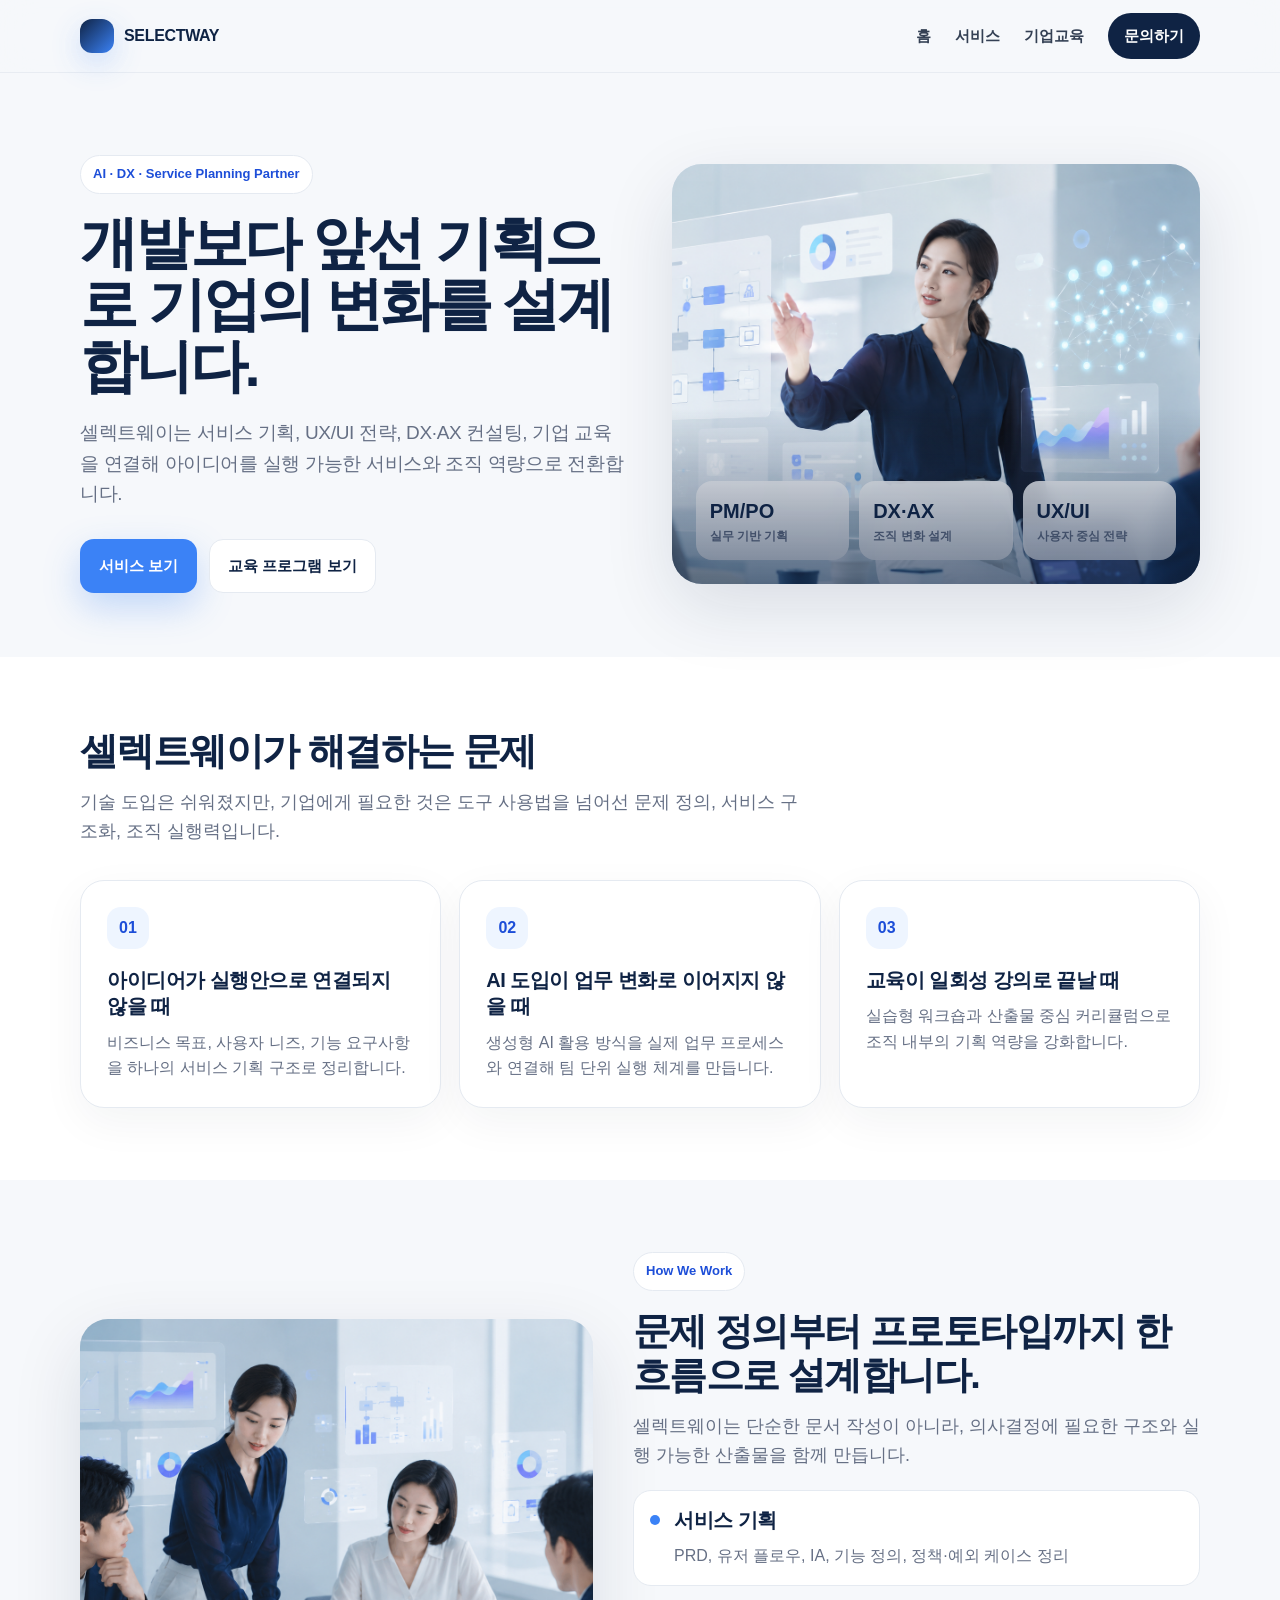
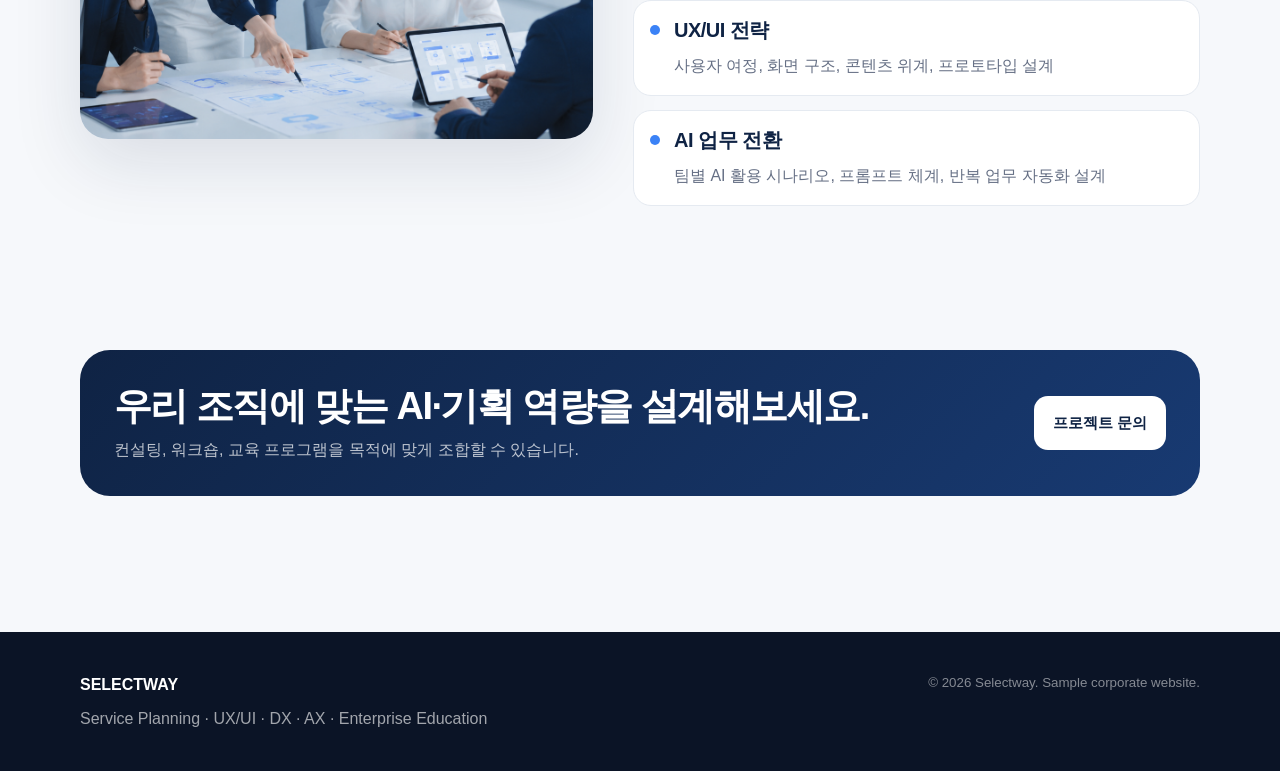
<file: index.html>
<!doctype html>
<html lang="ko">
<head>
  <meta charset="utf-8" />
  <meta name="viewport" content="width=device-width, initial-scale=1" />
  <title>셀렉트웨이 | AI 시대의 서비스 기획 파트너</title>
  <meta name="description" content="셀렉트웨이는 서비스 기획, UX/UI, DX, AX, 기업교육을 연결해 기업의 실행 가능한 변화를 설계합니다." />
  <link rel="stylesheet" href="./assets/css/style.css" />
</head>
<body>
  <header class="site-header">
    <div class="container nav">
      <a class="logo" href="./index.html"><span class="logo-mark"></span><span>SELECTWAY</span></a>
      <nav class="nav-links" aria-label="주요 메뉴">
        <a href="./index.html">홈</a>
        <a href="./services.html">서비스</a>
        <a href="./education.html">기업교육</a>
        <a class="nav-cta" href="mailto:loreen@selectway.co.kr">문의하기</a>
      </nav>
    </div>
  </header>

  <main>
    <section class="hero">
      <div class="container hero-grid">
        <div>
          <span class="eyebrow">AI · DX · Service Planning Partner</span>
          <h1>개발보다 앞선 기획으로 기업의 변화를 설계합니다.</h1>
          <p class="lead">셀렉트웨이는 서비스 기획, UX/UI 전략, DX·AX 컨설팅, 기업 교육을 연결해 아이디어를 실행 가능한 서비스와 조직 역량으로 전환합니다.</p>
          <div class="hero-actions">
            <a class="button primary" href="./services.html">서비스 보기</a>
            <a class="button secondary" href="./education.html">교육 프로그램 보기</a>
          </div>
        </div>
        <div class="hero-card">
          <img src="./assets/images/hero-ai-consulting.png" alt="AI 기반 서비스 기획과 전략 컨설팅 장면" />
          <div class="hero-stat">
            <div class="stat"><strong>PM/PO</strong><span>실무 기반 기획</span></div>
            <div class="stat"><strong>DX·AX</strong><span>조직 변화 설계</span></div>
            <div class="stat"><strong>UX/UI</strong><span>사용자 중심 전략</span></div>
          </div>
        </div>
      </div>
    </section>

    <section class="section soft">
      <div class="container">
        <div class="section-head">
          <h2>셀렉트웨이가 해결하는 문제</h2>
          <p class="body-lg">기술 도입은 쉬워졌지만, 기업에게 필요한 것은 도구 사용법을 넘어선 문제 정의, 서비스 구조화, 조직 실행력입니다.</p>
        </div>
        <div class="cards">
          <article class="card"><div class="num">01</div><h3>아이디어가 실행안으로 연결되지 않을 때</h3><p>비즈니스 목표, 사용자 니즈, 기능 요구사항을 하나의 서비스 기획 구조로 정리합니다.</p></article>
          <article class="card"><div class="num">02</div><h3>AI 도입이 업무 변화로 이어지지 않을 때</h3><p>생성형 AI 활용 방식을 실제 업무 프로세스와 연결해 팀 단위 실행 체계를 만듭니다.</p></article>
          <article class="card"><div class="num">03</div><h3>교육이 일회성 강의로 끝날 때</h3><p>실습형 워크숍과 산출물 중심 커리큘럼으로 조직 내부의 기획 역량을 강화합니다.</p></article>
        </div>
      </div>
    </section>

    <section class="section">
      <div class="container split">
        <div class="media"><img src="./assets/images/service-planning.png" alt="서비스 기획 워크숍에서 화면 설계와 데이터를 검토하는 팀" /></div>
        <div>
          <span class="eyebrow">How We Work</span>
          <h2>문제 정의부터 프로토타입까지 한 흐름으로 설계합니다.</h2>
          <p class="body-lg">셀렉트웨이는 단순한 문서 작성이 아니라, 의사결정에 필요한 구조와 실행 가능한 산출물을 함께 만듭니다.</p>
          <div class="list">
            <div class="list-item"><span class="dot"></span><div><h3>서비스 기획</h3><p>PRD, 유저 플로우, IA, 기능 정의, 정책·예외 케이스 정리</p></div></div>
            <div class="list-item"><span class="dot"></span><div><h3>UX/UI 전략</h3><p>사용자 여정, 화면 구조, 콘텐츠 위계, 프로토타입 설계</p></div></div>
            <div class="list-item"><span class="dot"></span><div><h3>AI 업무 전환</h3><p>팀별 AI 활용 시나리오, 프롬프트 체계, 반복 업무 자동화 설계</p></div></div>
          </div>
        </div>
      </div>
    </section>

    <section class="section">
      <div class="container band">
        <div><h2>우리 조직에 맞는 AI·기획 역량을 설계해보세요.</h2><p>컨설팅, 워크숍, 교육 프로그램을 목적에 맞게 조합할 수 있습니다.</p></div>
        <a class="button" href="mailto:loreen@selectway.co.kr">프로젝트 문의</a>
      </div>
    </section>
  </main>

  <footer class="footer">
    <div class="container footer-grid">
      <div><strong>SELECTWAY</strong><p>Service Planning · UX/UI · DX · AX · Enterprise Education</p></div>
      <small>© 2026 Selectway. Sample corporate website.</small>
    </div>
  </footer>
</body>
</html>
</file>
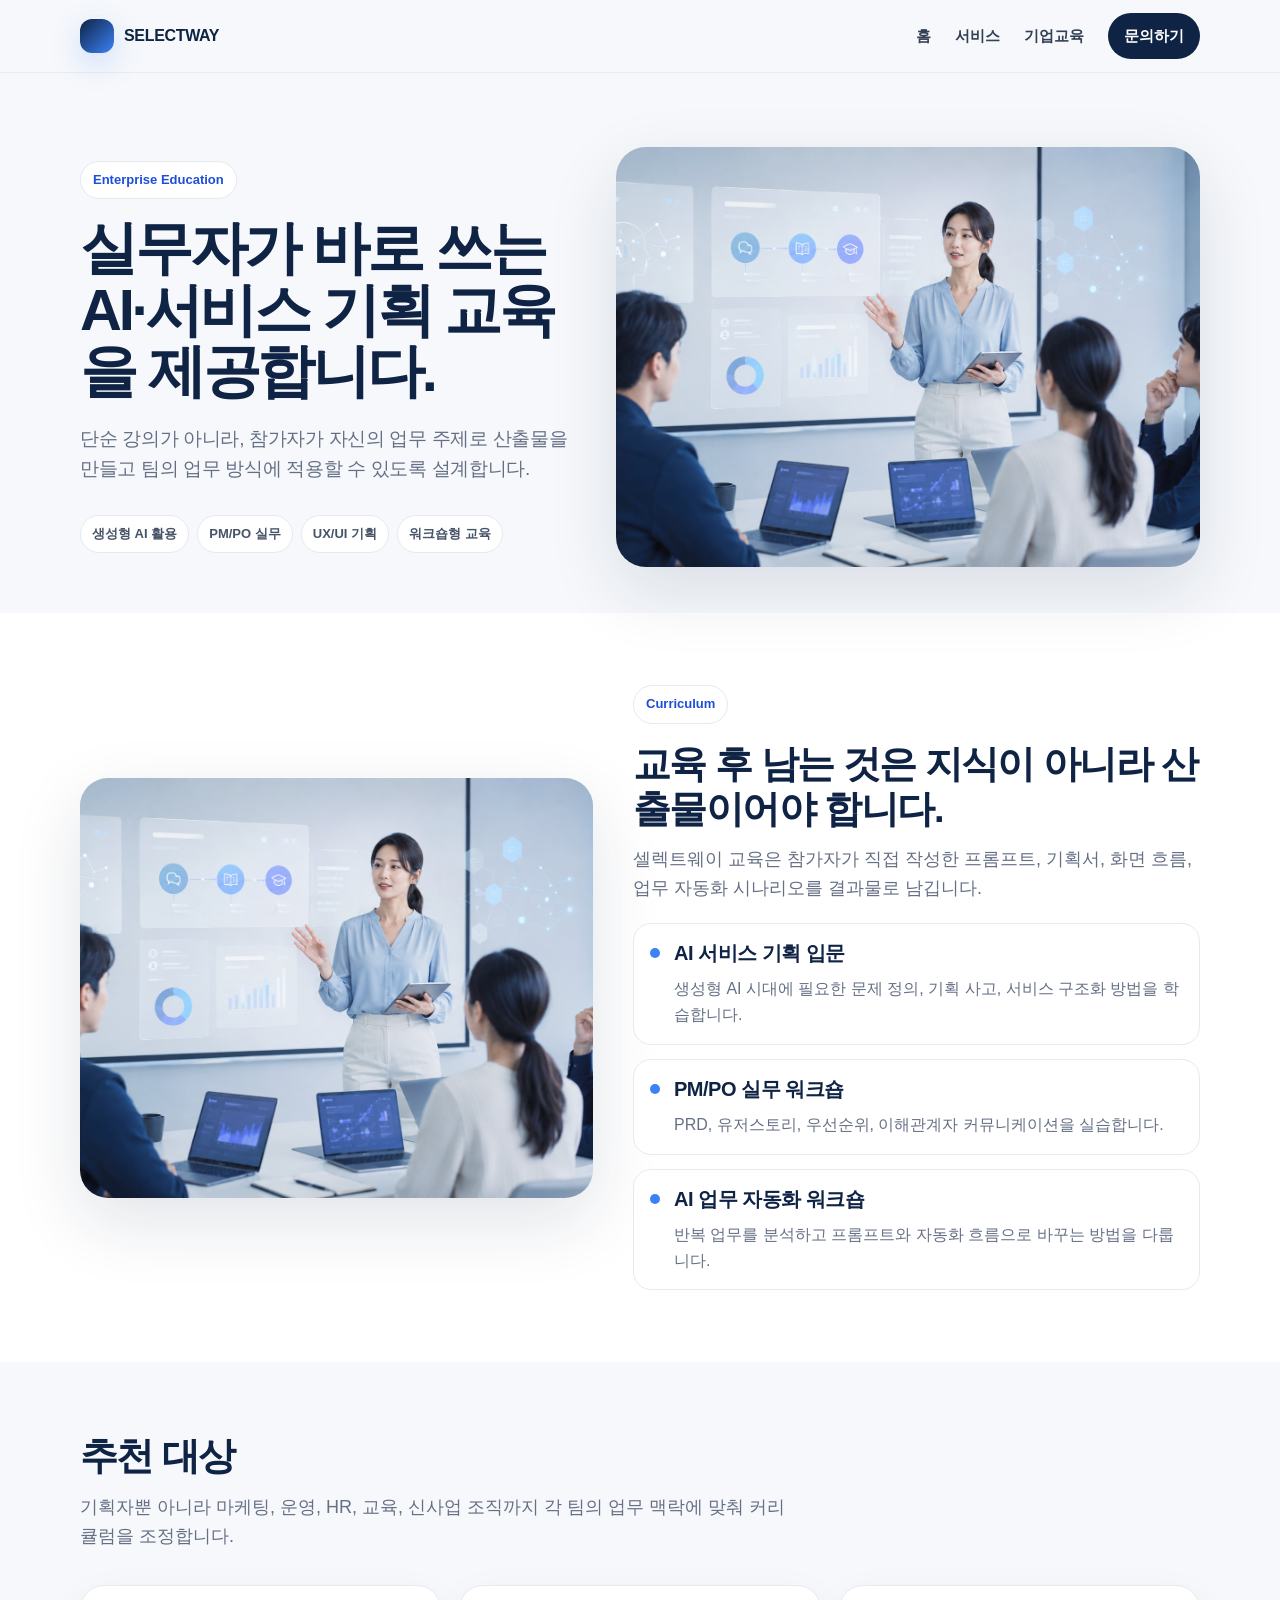
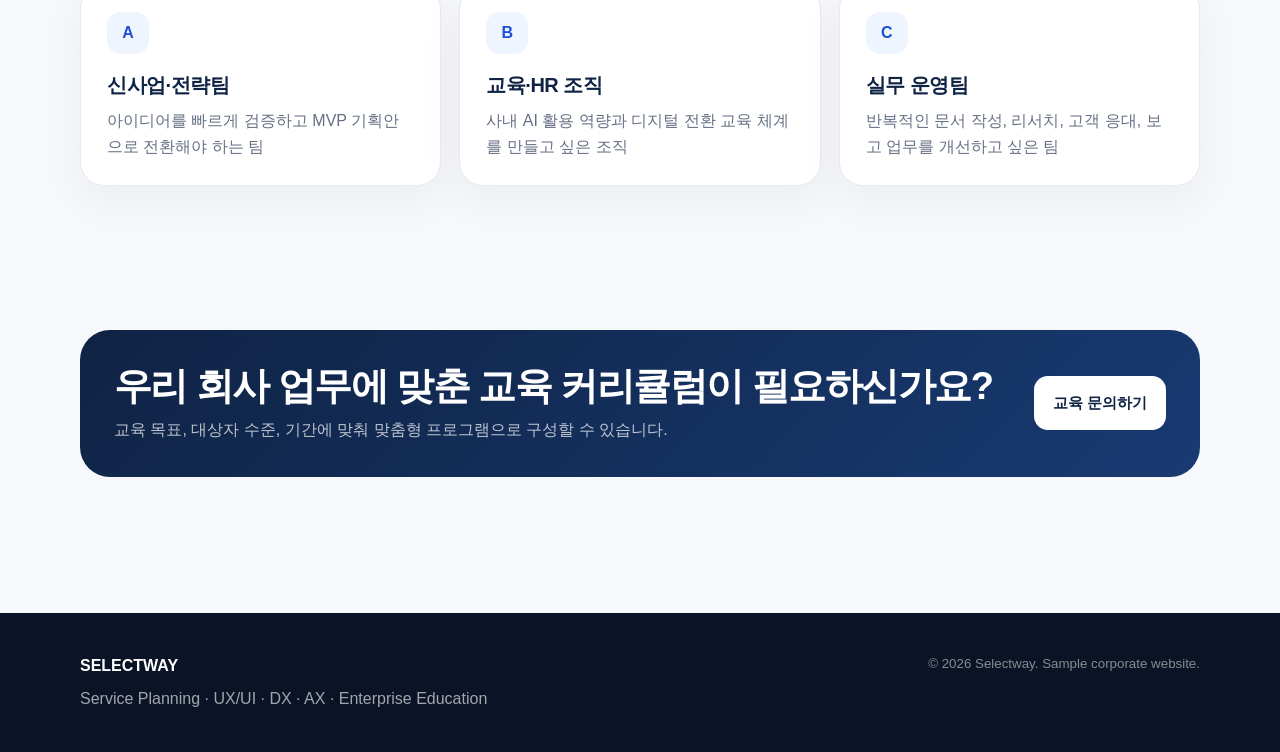
<file: education.html>
<!doctype html>
<html lang="ko">
<head>
  <meta charset="utf-8" />
  <meta name="viewport" content="width=device-width, initial-scale=1" />
  <title>기업교육 | 셀렉트웨이</title>
  <meta name="description" content="셀렉트웨이의 생성형 AI, 서비스 기획, PM/PO, UX/UI 기업교육 프로그램을 소개합니다." />
  <link rel="stylesheet" href="./assets/css/style.css" />
</head>
<body>
  <header class="site-header">
    <div class="container nav">
      <a class="logo" href="./index.html"><span class="logo-mark"></span><span>SELECTWAY</span></a>
      <nav class="nav-links" aria-label="주요 메뉴">
        <a href="./index.html">홈</a><a href="./services.html">서비스</a><a href="./education.html">기업교육</a><a class="nav-cta" href="mailto:loreen@selectway.co.kr">문의하기</a>
      </nav>
    </div>
  </header>

  <main>
    <section class="page-hero">
      <div class="container page-hero-grid">
        <div>
          <span class="eyebrow">Enterprise Education</span>
          <h1>실무자가 바로 쓰는 AI·서비스 기획 교육을 제공합니다.</h1>
          <p class="lead">단순 강의가 아니라, 참가자가 자신의 업무 주제로 산출물을 만들고 팀의 업무 방식에 적용할 수 있도록 설계합니다.</p>
          <div class="pill-row"><span class="pill">생성형 AI 활용</span><span class="pill">PM/PO 실무</span><span class="pill">UX/UI 기획</span><span class="pill">워크숍형 교육</span></div>
        </div>
        <img src="./assets/images/enterprise-education.png" alt="기업 교육에서 AI와 기획 역량을 설명하는 강사" />
      </div>
    </section>

    <section class="section soft">
      <div class="container split">
        <div class="media"><img src="./assets/images/enterprise-education.png" alt="AI 교육과 기업 워크숍 장면" /></div>
        <div>
          <span class="eyebrow">Curriculum</span>
          <h2>교육 후 남는 것은 지식이 아니라 산출물이어야 합니다.</h2>
          <p class="body-lg">셀렉트웨이 교육은 참가자가 직접 작성한 프롬프트, 기획서, 화면 흐름, 업무 자동화 시나리오를 결과물로 남깁니다.</p>
          <div class="list">
            <div class="list-item"><span class="dot"></span><div><h3>AI 서비스 기획 입문</h3><p>생성형 AI 시대에 필요한 문제 정의, 기획 사고, 서비스 구조화 방법을 학습합니다.</p></div></div>
            <div class="list-item"><span class="dot"></span><div><h3>PM/PO 실무 워크숍</h3><p>PRD, 유저스토리, 우선순위, 이해관계자 커뮤니케이션을 실습합니다.</p></div></div>
            <div class="list-item"><span class="dot"></span><div><h3>AI 업무 자동화 워크숍</h3><p>반복 업무를 분석하고 프롬프트와 자동화 흐름으로 바꾸는 방법을 다룹니다.</p></div></div>
          </div>
        </div>
      </div>
    </section>

    <section class="section">
      <div class="container">
        <div class="section-head"><h2>추천 대상</h2><p class="body-lg">기획자뿐 아니라 마케팅, 운영, HR, 교육, 신사업 조직까지 각 팀의 업무 맥락에 맞춰 커리큘럼을 조정합니다.</p></div>
        <div class="cards">
          <article class="card"><div class="num">A</div><h3>신사업·전략팀</h3><p>아이디어를 빠르게 검증하고 MVP 기획안으로 전환해야 하는 팀</p></article>
          <article class="card"><div class="num">B</div><h3>교육·HR 조직</h3><p>사내 AI 활용 역량과 디지털 전환 교육 체계를 만들고 싶은 조직</p></article>
          <article class="card"><div class="num">C</div><h3>실무 운영팀</h3><p>반복적인 문서 작성, 리서치, 고객 응대, 보고 업무를 개선하고 싶은 팀</p></article>
        </div>
      </div>
    </section>

    <section class="section">
      <div class="container band">
        <div><h2>우리 회사 업무에 맞춘 교육 커리큘럼이 필요하신가요?</h2><p>교육 목표, 대상자 수준, 기간에 맞춰 맞춤형 프로그램으로 구성할 수 있습니다.</p></div>
        <a class="button" href="mailto:loreen@selectway.co.kr">교육 문의하기</a>
      </div>
    </section>
  </main>

  <footer class="footer"><div class="container footer-grid"><div><strong>SELECTWAY</strong><p>Service Planning · UX/UI · DX · AX · Enterprise Education</p></div><small>© 2026 Selectway. Sample corporate website.</small></div></footer>
</body>
</html>
</file>
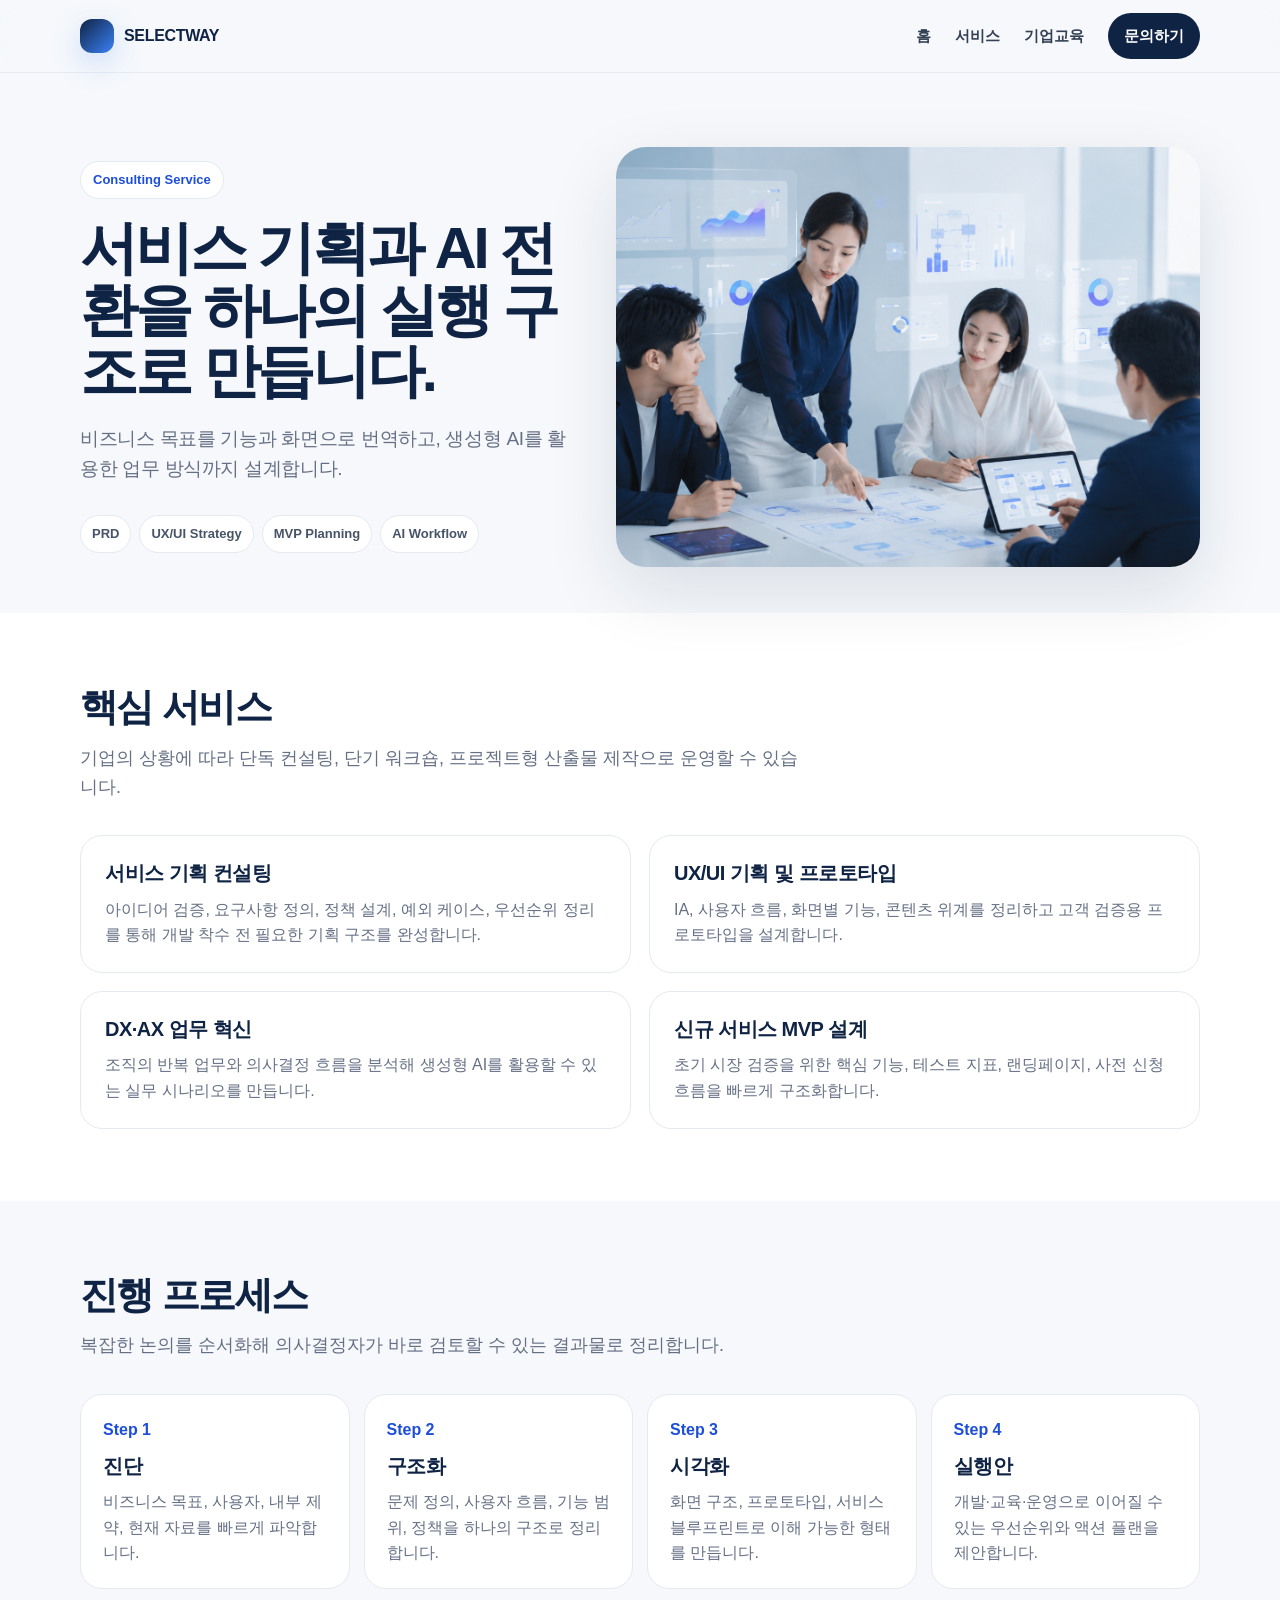
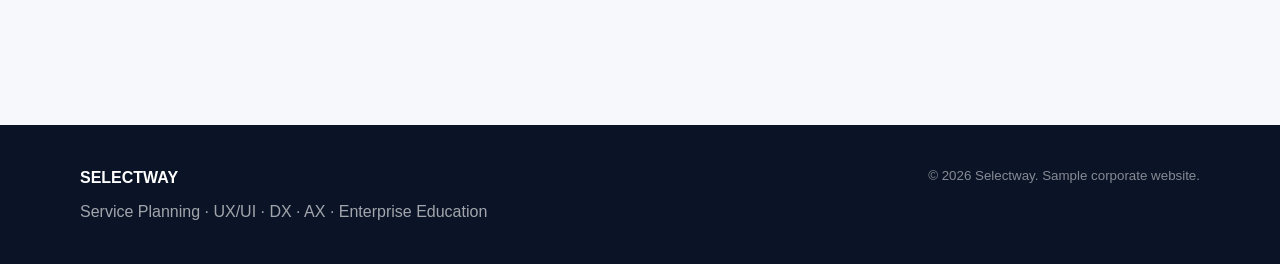
<file: services.html>
<!doctype html>
<html lang="ko">
<head>
  <meta charset="utf-8" />
  <meta name="viewport" content="width=device-width, initial-scale=1" />
  <title>서비스 | 셀렉트웨이</title>
  <meta name="description" content="셀렉트웨이의 서비스 기획, UX/UI, DX·AX 컨설팅 서비스를 소개합니다." />
  <link rel="stylesheet" href="./assets/css/style.css" />
</head>
<body>
  <header class="site-header">
    <div class="container nav">
      <a class="logo" href="./index.html"><span class="logo-mark"></span><span>SELECTWAY</span></a>
      <nav class="nav-links" aria-label="주요 메뉴">
        <a href="./index.html">홈</a><a href="./services.html">서비스</a><a href="./education.html">기업교육</a><a class="nav-cta" href="mailto:loreen@selectway.co.kr">문의하기</a>
      </nav>
    </div>
  </header>

  <main>
    <section class="page-hero">
      <div class="container page-hero-grid">
        <div>
          <span class="eyebrow">Consulting Service</span>
          <h1>서비스 기획과 AI 전환을 하나의 실행 구조로 만듭니다.</h1>
          <p class="lead">비즈니스 목표를 기능과 화면으로 번역하고, 생성형 AI를 활용한 업무 방식까지 설계합니다.</p>
          <div class="pill-row"><span class="pill">PRD</span><span class="pill">UX/UI Strategy</span><span class="pill">MVP Planning</span><span class="pill">AI Workflow</span></div>
        </div>
        <img src="./assets/images/service-planning.png" alt="서비스 기획과 화면 설계를 논의하는 컨설팅 팀" />
      </div>
    </section>

    <section class="section soft">
      <div class="container">
        <div class="section-head"><h2>핵심 서비스</h2><p class="body-lg">기업의 상황에 따라 단독 컨설팅, 단기 워크숍, 프로젝트형 산출물 제작으로 운영할 수 있습니다.</p></div>
        <div class="two-col">
          <article class="feature"><h3>서비스 기획 컨설팅</h3><p>아이디어 검증, 요구사항 정의, 정책 설계, 예외 케이스, 우선순위 정리를 통해 개발 착수 전 필요한 기획 구조를 완성합니다.</p></article>
          <article class="feature"><h3>UX/UI 기획 및 프로토타입</h3><p>IA, 사용자 흐름, 화면별 기능, 콘텐츠 위계를 정리하고 고객 검증용 프로토타입을 설계합니다.</p></article>
          <article class="feature"><h3>DX·AX 업무 혁신</h3><p>조직의 반복 업무와 의사결정 흐름을 분석해 생성형 AI를 활용할 수 있는 실무 시나리오를 만듭니다.</p></article>
          <article class="feature"><h3>신규 서비스 MVP 설계</h3><p>초기 시장 검증을 위한 핵심 기능, 테스트 지표, 랜딩페이지, 사전 신청 흐름을 빠르게 구조화합니다.</p></article>
        </div>
      </div>
    </section>

    <section class="section">
      <div class="container">
        <div class="section-head"><h2>진행 프로세스</h2><p class="body-lg">복잡한 논의를 순서화해 의사결정자가 바로 검토할 수 있는 결과물로 정리합니다.</p></div>
        <div class="process">
          <div class="process-step"><strong>Step 1</strong><h3>진단</h3><p>비즈니스 목표, 사용자, 내부 제약, 현재 자료를 빠르게 파악합니다.</p></div>
          <div class="process-step"><strong>Step 2</strong><h3>구조화</h3><p>문제 정의, 사용자 흐름, 기능 범위, 정책을 하나의 구조로 정리합니다.</p></div>
          <div class="process-step"><strong>Step 3</strong><h3>시각화</h3><p>화면 구조, 프로토타입, 서비스 블루프린트로 이해 가능한 형태를 만듭니다.</p></div>
          <div class="process-step"><strong>Step 4</strong><h3>실행안</h3><p>개발·교육·운영으로 이어질 수 있는 우선순위와 액션 플랜을 제안합니다.</p></div>
        </div>
      </div>
    </section>
  </main>

  <footer class="footer"><div class="container footer-grid"><div><strong>SELECTWAY</strong><p>Service Planning · UX/UI · DX · AX · Enterprise Education</p></div><small>© 2026 Selectway. Sample corporate website.</small></div></footer>
</body>
</html>
</file>
<file: assets/css/style.css>
:root{
  --bg:#f6f8fb;
  --panel:#ffffff;
  --text:#111827;
  --muted:#667085;
  --line:#e5eaf1;
  --navy:#0f2344;
  --blue:#3b82f6;
  --blue-dark:#1d4ed8;
  --soft:#eef5ff;
  --radius:24px;
  --shadow:0 24px 70px rgba(15,35,68,.12);
}
*{box-sizing:border-box}
html{scroll-behavior:smooth}
body{margin:0;font-family:Pretendard,-apple-system,BlinkMacSystemFont,"Segoe UI",sans-serif;background:var(--bg);color:var(--text);line-height:1.6}
a{color:inherit;text-decoration:none}
img{max-width:100%;display:block}
.container{width:min(1120px,calc(100% - 40px));margin:0 auto}
.site-header{position:sticky;top:0;z-index:20;background:rgba(246,248,251,.82);backdrop-filter:blur(16px);border-bottom:1px solid rgba(229,234,241,.8)}
.nav{height:72px;display:flex;align-items:center;justify-content:space-between;gap:24px}
.logo{display:flex;align-items:center;gap:10px;font-weight:800;letter-spacing:-.02em;color:var(--navy)}
.logo-mark{width:34px;height:34px;border-radius:12px;background:linear-gradient(135deg,var(--navy),var(--blue));box-shadow:0 10px 30px rgba(59,130,246,.24)}
.nav-links{display:flex;align-items:center;gap:24px;color:#344054;font-size:15px;font-weight:600}
.nav-cta{padding:11px 16px;border-radius:999px;background:var(--navy);color:#fff}
.hero{padding:82px 0 64px}
.hero-grid{display:grid;grid-template-columns:1.02fr .98fr;gap:42px;align-items:center}
.eyebrow{display:inline-flex;align-items:center;gap:8px;padding:8px 12px;border:1px solid var(--line);border-radius:999px;background:#fff;color:var(--blue-dark);font-size:13px;font-weight:700;margin-bottom:18px}
h1,h2,h3,p{margin-top:0}h1{font-size:58px;line-height:1.06;letter-spacing:-.055em;margin-bottom:22px;color:var(--navy)}
h2{font-size:38px;line-height:1.18;letter-spacing:-.04em;margin-bottom:14px;color:var(--navy)}
h3{font-size:20px;line-height:1.32;letter-spacing:-.025em;margin-bottom:10px;color:var(--navy)}
.lead{font-size:19px;color:var(--muted);letter-spacing:-.018em;margin-bottom:30px}.body-lg{font-size:18px;color:var(--muted)}
.hero-actions{display:flex;gap:12px;flex-wrap:wrap}.button{display:inline-flex;align-items:center;justify-content:center;padding:14px 18px;border-radius:14px;font-weight:800;font-size:15px;border:1px solid transparent}.button.primary{background:var(--blue);color:#fff;box-shadow:0 14px 36px rgba(59,130,246,.28)}.button.secondary{background:#fff;border-color:var(--line);color:var(--navy)}
.hero-card{position:relative;border-radius:30px;overflow:hidden;box-shadow:var(--shadow);background:#dfe8f5;min-height:420px}.hero-card img{width:100%;height:100%;min-height:420px;object-fit:cover}.hero-card:after{content:"";position:absolute;inset:auto 0 0 0;height:42%;background:linear-gradient(0deg,rgba(15,35,68,.58),transparent)}.hero-stat{position:absolute;left:24px;bottom:24px;right:24px;display:grid;grid-template-columns:repeat(3,1fr);gap:10px}.stat{padding:14px;border-radius:16px;background:rgba(255,255,255,.88);backdrop-filter:blur(8px)}.stat strong{display:block;color:var(--navy);font-size:20px}.stat span{display:block;color:var(--muted);font-size:12px;font-weight:700}
.section{padding:72px 0}.section.soft{background:#fff}.section-head{max-width:720px;margin-bottom:34px}.cards{display:grid;grid-template-columns:repeat(3,1fr);gap:18px}.card{background:var(--panel);border:1px solid var(--line);border-radius:var(--radius);padding:26px;box-shadow:0 14px 44px rgba(15,35,68,.05)}.card .num{width:42px;height:42px;border-radius:14px;background:var(--soft);color:var(--blue-dark);display:flex;align-items:center;justify-content:center;font-weight:900;margin-bottom:18px}.card p{color:var(--muted);margin-bottom:0}
.split{display:grid;grid-template-columns:.95fr 1.05fr;gap:40px;align-items:center}.media{border-radius:28px;overflow:hidden;box-shadow:var(--shadow);background:#e9eff7}.media img{width:100%;height:420px;object-fit:cover}.list{display:grid;gap:14px;margin-top:20px}.list-item{display:flex;gap:14px;padding:16px;border-radius:18px;background:#fff;border:1px solid var(--line)}.dot{width:10px;height:10px;border-radius:50%;background:var(--blue);margin-top:8px;flex:none}.list-item p{margin:0;color:var(--muted)}
.band{padding:34px;border-radius:30px;background:linear-gradient(135deg,var(--navy),#183a72);color:#fff;display:flex;justify-content:space-between;gap:24px;align-items:center}.band h2{color:#fff;margin-bottom:8px}.band p{color:rgba(255,255,255,.72);margin-bottom:0}.band .button{background:#fff;color:var(--navy)}
.page-hero{padding:74px 0 46px}.page-hero-grid{display:grid;grid-template-columns:.92fr 1.08fr;gap:38px;align-items:center}.page-hero img{border-radius:30px;box-shadow:var(--shadow);height:420px;width:100%;object-fit:cover}.pill-row{display:flex;gap:8px;flex-wrap:wrap;margin-top:18px}.pill{padding:8px 11px;border-radius:999px;background:#fff;border:1px solid var(--line);color:#475467;font-size:13px;font-weight:700}.process{display:grid;grid-template-columns:repeat(4,1fr);gap:14px}.process-step{padding:22px;border-radius:22px;background:#fff;border:1px solid var(--line)}.process-step strong{display:block;color:var(--blue-dark);margin-bottom:10px}.process-step p{color:var(--muted);margin-bottom:0}.two-col{display:grid;grid-template-columns:1fr 1fr;gap:18px}.feature{padding:24px;border-radius:22px;background:#fff;border:1px solid var(--line)}.feature p{color:var(--muted);margin-bottom:0}
.footer{padding:40px 0;background:#0b1426;color:#fff;margin-top:64px}.footer-grid{display:flex;justify-content:space-between;gap:24px;align-items:flex-start}.footer p{color:rgba(255,255,255,.62);margin:8px 0 0}.footer small{color:rgba(255,255,255,.5)}
@media(max-width:860px){.nav{height:auto;padding:16px 0;align-items:flex-start}.nav-links{gap:12px;flex-wrap:wrap;justify-content:flex-end}.hero-grid,.split,.page-hero-grid,.two-col{grid-template-columns:1fr}h1{font-size:40px}h2{font-size:30px}.cards,.process{grid-template-columns:1fr}.hero-card,.hero-card img,.page-hero img,.media img{min-height:auto;height:auto}.hero-stat{position:static;grid-template-columns:1fr;background:#fff;padding:12px}.band,.footer-grid{flex-direction:column;align-items:flex-start}}
</file>
